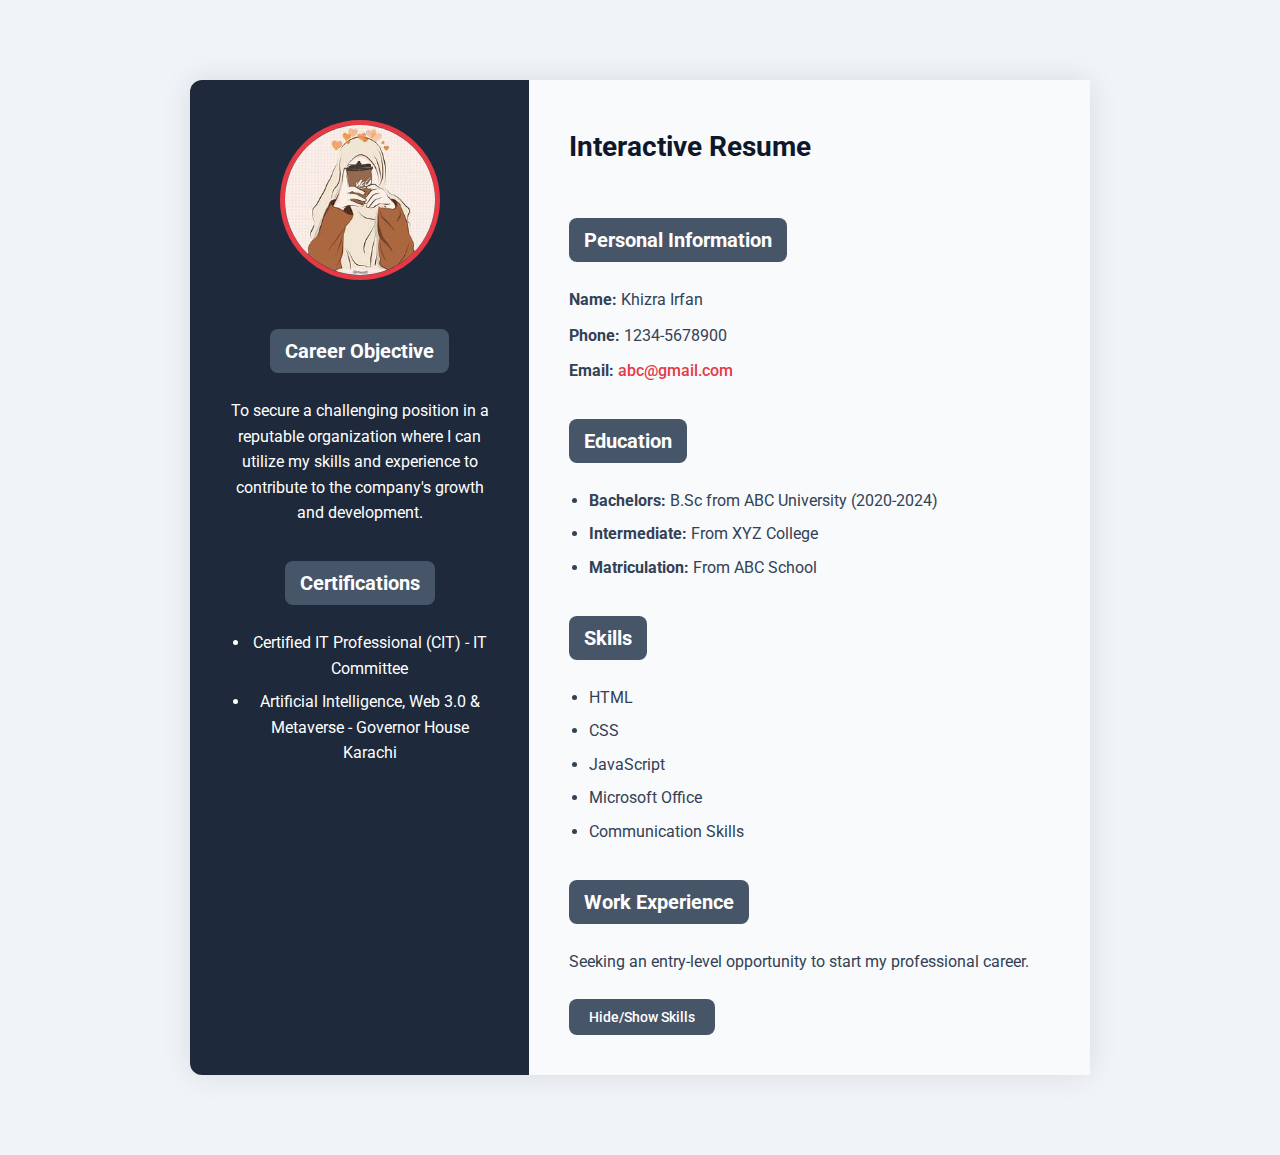
<file: milestone(01-02)/index.html>
<!DOCTYPE html>
<html lang="en">
<head>
  <meta charset="UTF-8">
  <meta name="viewport" content="width=device-width, initial-scale=1.0">
  <title>Interactive Resume</title>
  <link rel="stylesheet" href="style.css">
</head>
<body>
  <div class="resume-container">
    <!-- Left Section -->
    <div class="left-section">
      <img src="profile-picture.jpg" alt="Profile Picture" class="profile-picture">
      <section id="objective">
        <h3>Career Objective</h3>
        <p>To secure a challenging position in a reputable organization where I can utilize my skills and experience to contribute to the company's growth and development.</p>
      </section>
      <section id="certifications">
        <h3>Certifications</h3>
        <ul>
          <li>Certified IT Professional (CIT) - IT Committee</li>
          <li>Artificial Intelligence, Web 3.0 & Metaverse - Governor House Karachi</li>
        </ul>
      </section>
    </div>

    <!-- Right Section -->
    <div class="right-section">
      <h1>Interactive Resume</h1>
      <section id="personal-info">
        <h3>Personal Information</h3>
        <p><strong>Name:</strong> Khizra Irfan</p>
        <p><strong>Phone:</strong> 1234-5678900</p>
        <p><strong>Email:</strong> <a href="mailto:abc@gmail.com">abc@gmail.com</a></p>
      </section>
      <section id="education">
        <h3>Education</h3>
        <ul>
          <li><strong>Bachelors:</strong> B.Sc from ABC University (2020-2024)</li>
          <li><strong>Intermediate:</strong> From XYZ College</li>
          <li><strong>Matriculation:</strong> From ABC School</li>
        </ul>
      </section>
      <section id="skills">
        <h3>Skills</h3>
        <ul>
          <li>HTML</li>
          <li>CSS</li>
          <li>JavaScript</li>
          <li>Microsoft Office</li>
          <li>Communication Skills</li>
        </ul>
      </section>
      <section id="work-experience">
        <h3>Work Experience</h3>
        <p>Seeking an entry-level opportunity to start my professional career.</p>
      </section>
      <button id="toggle-skills">Hide/Show Skills</button>
    </div>
  </div>
  <script src="script.js"></script>
</body>
</html>
</file>
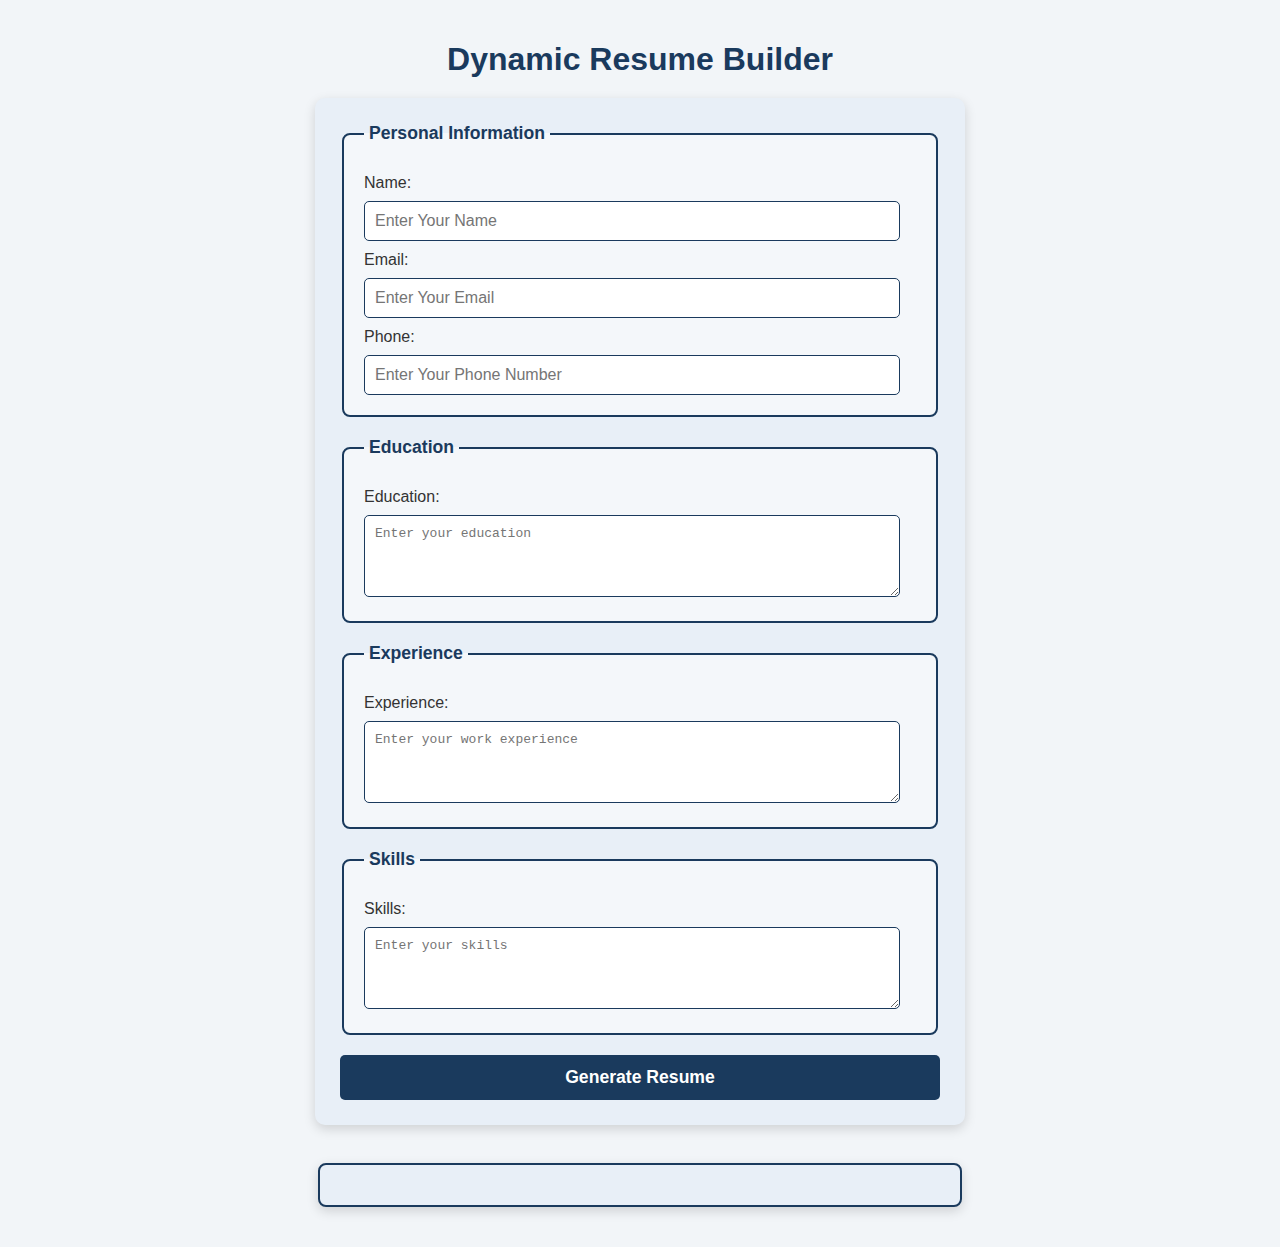
<file: milestone-03/index.html>
<!DOCTYPE html>
<html lang="en">
<head>
    <meta charset="UTF-8">
    <meta name="viewport" content="width=device-width, initial-scale=1.0">
    <title>Dynamic Resume Builder</title>
    <link rel="stylesheet" href="style.css">
</head>
<body>
    <h1>Dynamic Resume Builder</h1>
    <form id="resume-form">
        <fieldset>
            <legend>Personal Information</legend>
            <label for="name">Name:</label>
            <input type="text" id="name" placeholder="Enter Your Name" required>

            <label for="email">Email:</label>
            <input type="email" id="email" placeholder="Enter Your Email" required>

            <label for="phone">Phone:</label>
            <input type="tel" id="phone" placeholder="Enter Your Phone Number" required>
        </fieldset>

        <fieldset>
            <legend>Education</legend>
            <label for="education">Education:</label> 
            <textarea id="education" placeholder="Enter your education" rows="4" required></textarea>
        </fieldset>

        <fieldset>
            <legend>Experience</legend>
            <label for="experience">Experience:</label>
            <textarea id="experience" placeholder="Enter your work experience" rows="4" required></textarea>
        </fieldset>

        <fieldset>
            <legend>Skills</legend>
            <label for="skills">Skills:</label>
            <textarea id="skills" placeholder="Enter your skills" rows="4" required></textarea>
        </fieldset>

        <button type="submit"><b>Generate Resume</b></button>
    </form>

    <br>

    <!-- Resume display area -->
    <div id="resume-display">
        <!-- Dynamic resume will appear here -->
    </div>

    <script src="script.js"></script>
</body>
</html>
</file>
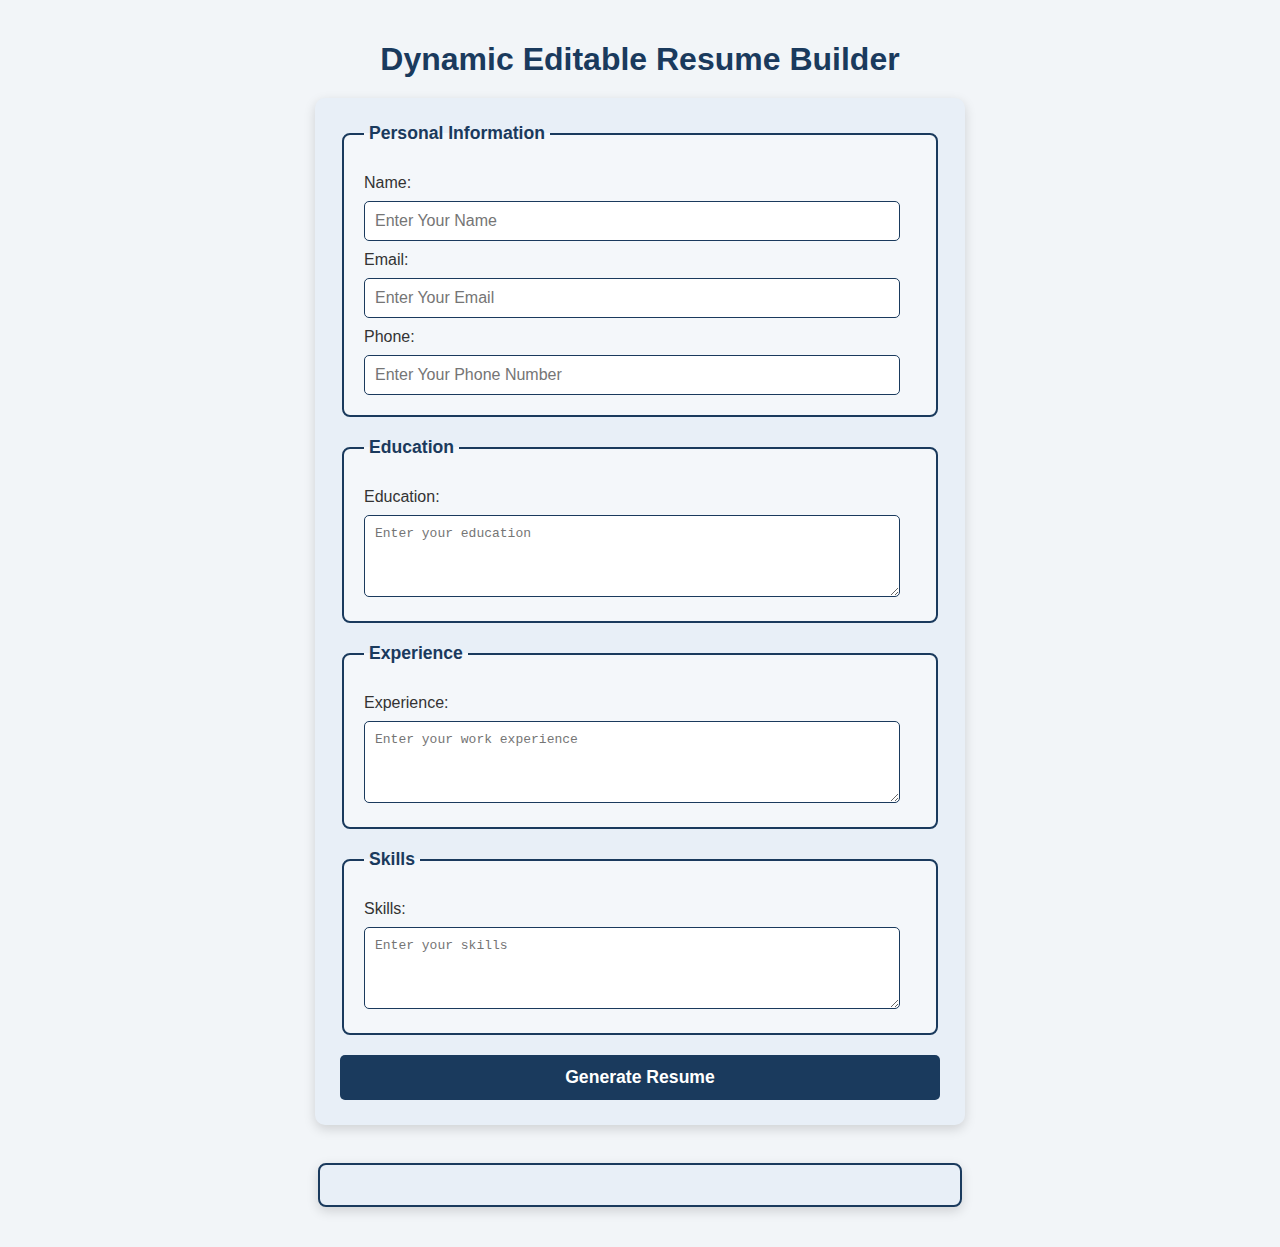
<file: milestone-04/index.html>
<!DOCTYPE html>
<html lang="en">
<head>
    <meta charset="UTF-8">
    <meta name="viewport" content="width=device-width, initial-scale=1.0">
    <title>Dynamic Editable Resume Builder</title>
    <link rel="stylesheet" href="style.css">
</head>
<body>
    <h1>Dynamic Editable Resume Builder</h1>
    <form id="resume-form">
        <fieldset>
            <legend>Personal Information</legend>
            <label for="name">Name:</label>
            <input type="text" id="name" placeholder="Enter Your Name" required>

            <label for="email">Email:</label>
            <input type="email" id="email" placeholder="Enter Your Email" required>

            <label for="phone">Phone:</label>
            <input type="tel" id="phone" placeholder="Enter Your Phone Number" required>
        </fieldset>

        <fieldset>
            <legend>Education</legend>
            <label for="education">Education:</label>
            <textarea id="education" placeholder="Enter your education" rows="4" required></textarea>
        </fieldset>

        <fieldset>
            <legend>Experience</legend>
            <label for="experience">Experience:</label>
            <textarea id="experience" placeholder="Enter your work experience" rows="4" required></textarea>
        </fieldset>

        <fieldset>
            <legend>Skills</legend>
            <label for="skills">Skills:</label>
            <textarea id="skills" placeholder="Enter your skills" rows="4" required></textarea>
        </fieldset>

        <button type="submit"><b>Generate Resume</b></button>
    </form>

    <br>

    <!-- Resume display area -->
    <div id="resume-display">
        <!-- Dynamic resume will appear here -->
    </div>

    <script src="script.js"></script>
</body>
</html>
</file>
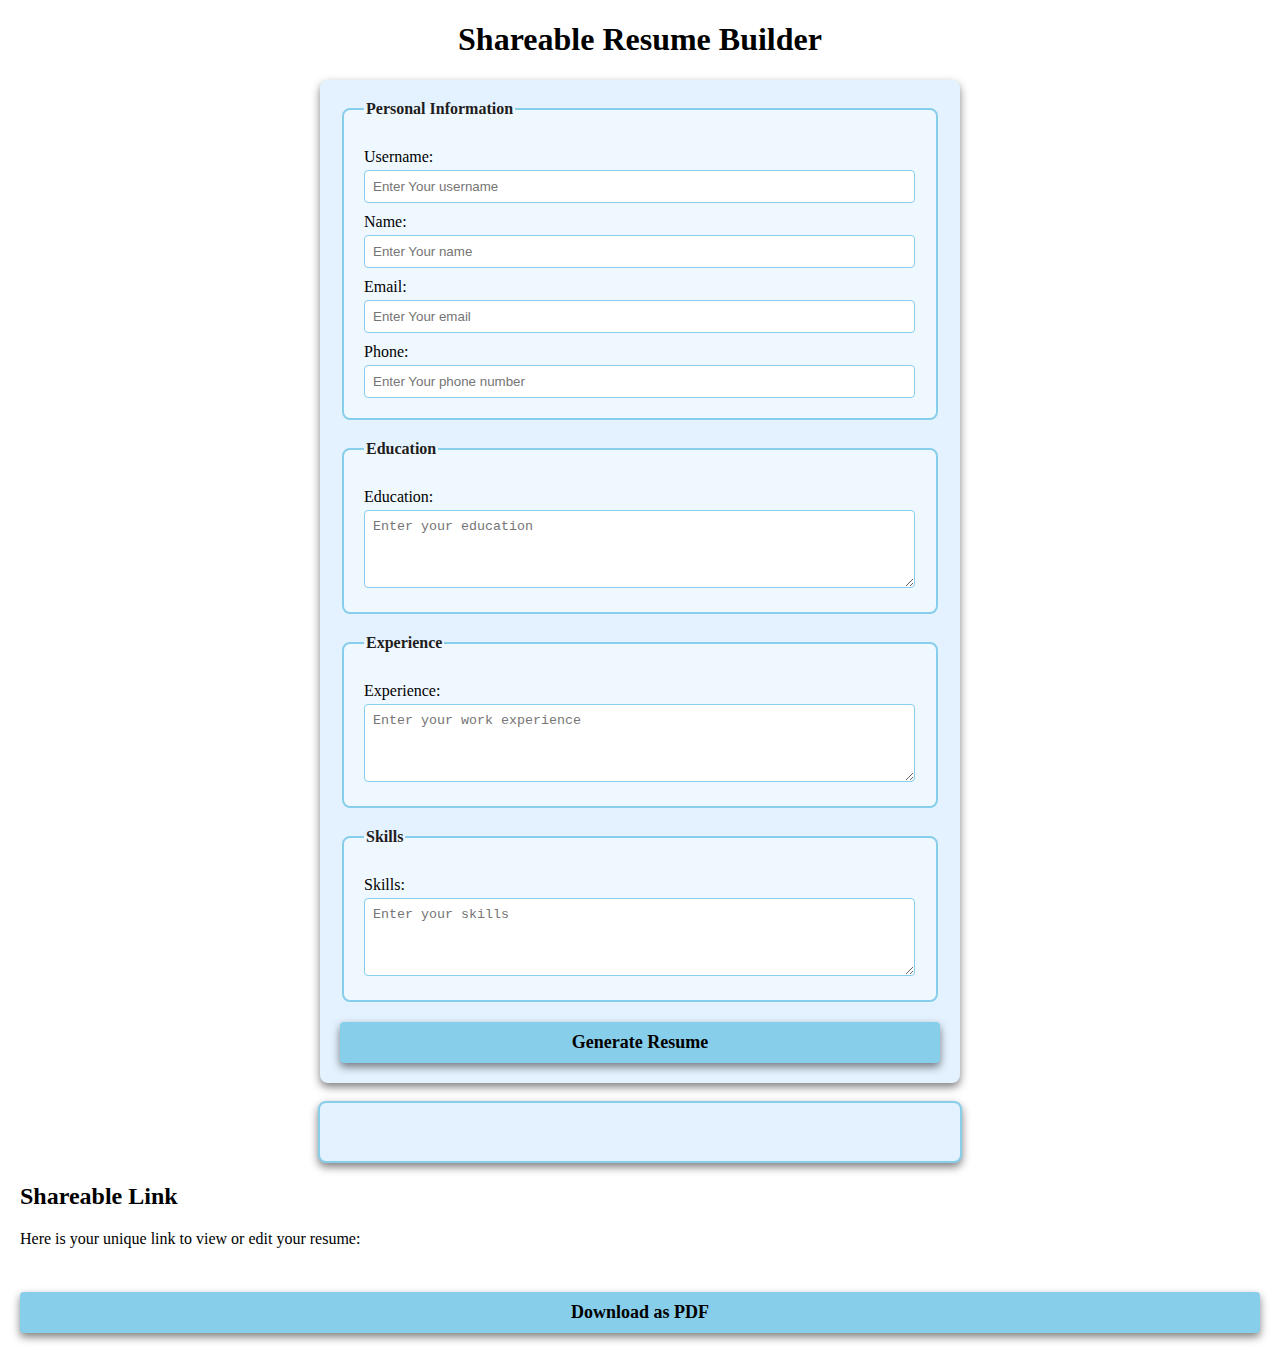
<file: milestone-05/index.html>
<!DOCTYPE html>
<html lang="en">
<head>
    <meta charset="UTF-8">
    <meta name="viewport" content="width=device-width, initial-scale=1.0">
    <title>Shareable Resume Builder</title>
    <link rel="stylesheet" href="style.css">
</head>
<body>
    <h1>Shareable Resume Builder</h1>
    <form id="resume-form">
        <fieldset>
            <legend>Personal Information</legend>

            <label for="username">Username:</label>
            <input type="text" id="username" placeholder="Enter Your username" required>

            <label for="name">Name:</label>
            <input type="text" id="name" placeholder="Enter Your name" required>

            <label for="email">Email:</label>
            <input type="email" id="email" placeholder="Enter Your email" required>

            <label for="phone">Phone:</label>
            <input type="tel" id="phone" placeholder="Enter Your phone number" required>
        </fieldset>

        <fieldset>
            <legend>Education</legend>
            <label for="education">Education:</label>
            <textarea id="education" placeholder="Enter your education" rows="4" required></textarea>
        </fieldset>

        <fieldset>
            <legend>Experience</legend>
            <label for="experience">Experience:</label>
            <textarea id="experience" placeholder="Enter your work experience" rows="4" required></textarea>
        </fieldset>

        <fieldset>
            <legend>Skills</legend>
            <label for="skills">Skills:</label>
            <textarea id="skills" placeholder="Enter your skills" rows="4" required></textarea>
        </fieldset>

        <button type="submit"><b>Generate Resume</b></button>
    </form>

    <br>

    <!-- Display resume dynamically and make it editable -->
    <div id="resume-display" contenteditable="true">
        <!-- Resume will be generated below -->
    </div>

    <!-- section for the shareable link and download option-->

    <div id="shareable-link-container" style="display: name;">
        <h2>Shareable Link</h2>
        <p>Here is your unique link to view or edit your resume:</p>
        <a href="#" id="shareable-link" target="_blank"></a>
        <br>
        <button id="download-pdf"><b>Download as PDF</b></button>
    </div>

     <script src="script.js"></script>
</body>
</html>
</file>
<file: milestone(01-02)/style.css>
@import url('https://fonts.googleapis.com/css2?family=Roboto:wght@400;500;700&display=swap');

body {
  font-family: 'Roboto', Arial, sans-serif;
  background-color: #f0f4f8;
  margin: 0;
  padding: 80px 20px;
}

.resume-container {
  display: flex;
  background-color: white;
  width: 100%;
  max-width: 900px;
  margin: 0 auto;
  border-radius: 12px;
  box-shadow: 0 0 30px rgba(0, 0, 0, 0.1);
}

.left-section {
  background-color: #1e293b;
  color: white;
  padding: 40px;
  width: 35%;
  text-align: center;
  border-top-left-radius: 12px;
  border-bottom-left-radius: 12px;
}

.right-section {
  background-color: #f8fafc;
  color: #334155;
  padding: 40px;
  width: 65%;
  text-align: left;
}

.profile-picture {
  width: 150px;
  height: 150px;
  border-radius: 50%;
  border: 5px solid #e63946;
  margin-bottom: 20px;
}

h1 {
  font-size: 28px;
  margin: 10px 0;
  margin-bottom: 30px;
  color: #0f172a;
}

h3 {
  font-size: 20px;
  padding: 10px 15px;
  margin: 25px 0 15px;
  color: white;
  background-color: #475569;
  border-radius: 8px;
  display: inline-block;
}

p,
ul {
  font-size: 16px;
  line-height: 1.6;
  margin: 10px 0;
}

ul {
  list-style-type: disc;
  padding-left: 20px;
}

ul li {
  margin: 8px 0;
}

a {
  color: #e63946;
  text-decoration: none;
  font-weight: 500;
}

a:hover {
  text-decoration: underline;
  color: #c92239;
}

button {
  font-family: 'Roboto', Arial, sans-serif;
  font-size: 14px;
  font-weight: 500;
  border-radius: 8px;
  cursor: pointer;
  margin-top: 15px;
  padding: 10px 20px;
  background-color: #475569;
  color: white;
  border: none;
  transition: background-color 0.3s ease;
}

button:hover {
  background-color: #64748b;
}

.section-title {
  font-size: 20px;
  font-weight: 700;
  margin-bottom: 15px;
  color: #0f172a;
}

.section-content {
  margin-bottom: 30px;
}
</file>
<file: milestone-03/style.css>
/* Global Styles */
body {
    font-family: 'Arial', sans-serif;
    margin: 0;
    padding: 20px;
    background-color: #f2f5f8;
}

h1 {
    text-align: center;
    color: #1a3a5d; /* Navy Blue */
    font-size: 2em;
    margin-bottom: 20px;
}

/* Form Styling */
form {
    background-color: #e8eff7; /* Light Navy Background */
    border-radius: 10px;
    box-shadow: 0 4px 12px rgba(0, 0, 0, 0.15);
    padding: 25px;
    max-width: 600px;
    margin: auto;
}

fieldset {
    border: 2px solid #1a3a5d;
    border-radius: 8px;
    padding: 20px;
    margin-bottom: 20px;
    background-color: #f4f7fa;
}

legend {
    font-weight: bold;
    color: #1a3a5d;
    padding: 0 5px;
    font-size: 1.1em;
}

label {
    display: block;
    margin: 10px 0 5px;
    color: #333;
}

input, textarea {
    width: calc(100% - 16px);
    padding: 10px;
    margin-top: 4px;
    border: 1px solid #1a3a5d;
    border-radius: 5px;
    font-size: 1em;
    box-sizing: border-box;
    background-color: #ffffff;
}

/* Button Styling */
button {
    display: block;
    width: 100%;
    padding: 12px;
    background-color: #1a3a5d;
    color: white;
    border: none;
    border-radius: 5px;
    font-size: 1.1em;
    cursor: pointer;
    transition: background-color 0.3s;
}

button:hover {
    background-color: #14416a;
}

/* Resume Display Section */
#resume-display {
    max-width: 600px;
    margin: 20px auto;
    padding: 20px;
    border: 2px solid #1a3a5d;
    border-radius: 8px;
    background-color: #e8eff7;
    box-shadow: 0 4px 12px rgba(0, 0, 0, 0.15);
}

#resume-display h2 {
    color: #1a3a5d;
    text-align: center;
    font-size: 1.8em;
}

#resume-display h3 {
    color: #14416a;
    font-size: 1.4em;
    margin-top: 20px;
}

#resume-display p {
    font-size: 1em;
    color: #333;
    line-height: 1.6;
    margin: 5px 0;
}
</file>
<file: milestone-04/style.css>
/* Global Styles */
body {
    font-family: 'Arial', sans-serif;
    margin: 0;
    padding: 20px;
    background-color: #f2f5f8;
}

h1 {
    text-align: center;
    color: #1a3a5d; /* Navy Blue */
    font-size: 2em;
    margin-bottom: 20px;
}

/* Form Styling */
form {
    background-color: #e8eff7; /* Light Navy Background */
    border-radius: 10px;
    box-shadow: 0 4px 12px rgba(0, 0, 0, 0.15);
    padding: 25px;
    max-width: 600px;
    margin: auto;
}

fieldset {
    border: 2px solid #1a3a5d;
    border-radius: 8px;
    padding: 20px;
    margin-bottom: 20px;
    background-color: #f4f7fa;
}

legend {
    font-weight: bold;
    color: #1a3a5d;
    padding: 0 5px;
    font-size: 1.1em;
}

label {
    display: block;
    margin: 10px 0 5px;
    color: #333;
}

input, textarea {
    width: calc(100% - 16px);
    padding: 10px;
    margin-top: 4px;
    border: 1px solid #1a3a5d;
    border-radius: 5px;
    font-size: 1em;
    box-sizing: border-box;
    background-color: #ffffff;
}

/* Button Styling */
button {
    display: block;
    width: 100%;
    padding: 12px;
    background-color: #1a3a5d;
    color: white;
    border: none;
    border-radius: 5px;
    font-size: 1.1em;
    cursor: pointer;
    transition: background-color 0.3s;
}

button:hover {
    background-color: #14416a;
}

/* Edit Button Styling */
.edit-button {
    font-size: 0.9em;
    padding: 4px 8px;
    background-color: #14416a;
    color: white;
    border: none;
    border-radius: 4px;
    cursor: pointer;
    margin-left: 10px;
}

.edit-button:hover {
    background-color: #1a3a5d;
}

/* Resume Display Section */
#resume-display {
    max-width: 600px;
    margin: 20px auto;
    padding: 20px;
    border: 2px solid #1a3a5d;
    border-radius: 8px;
    background-color: #e8eff7;
    box-shadow: 0 4px 12px rgba(0, 0, 0, 0.15);
}

#resume-display h2 {
    color: #1a3a5d;
    text-align: center;
    font-size: 1.8em;
}

#resume-display h3 {
    color: #14416a;
    font-size: 1.4em;
    margin-top: 20px;
}

#resume-display p {
    font-size: 1em;
    color: #333;
    line-height: 1.6;
    margin: 5px 0;
}
</file>
<file: milestone-05/style.css>
/* Styling form and resume sections */

body {
    font-family: 'Times New Roman', Times, serif;
    margin: 20px;
    padding: 0;
    background-color: white;
}

form {
    margin: auto;
    background-color: rgb(228, 242, 255);
    border-radius: 8px;
    box-shadow: 0 4px 8px rgba(0, 0, 0, 0.5);
    padding: 20px;
    max-width: 600px;
}

h1 {
    text-align: center;
    color: black;
}

fieldset {
    border: 2px solid skyblue;
    border-radius: 8px;
    padding: 20px;
    margin-bottom: 20px;
    background-color: aliceblue;
}

legend {
    font-weight: bold;
    text-align: left;
    color: rgb(34, 29, 29);
}

label {
    display: block;
    margin-top: 10px;
    color: black;

}

input,textarea {
    margin-top: 4px;
    padding: 8px;
    width: calc(100% - 1px);
    border: 1px solid skyblue;
    border-radius: 4px;
    box-sizing: border-box;
}

button {
    display: block;
    width: 100%;
    background-color: skyblue;
    color: black;
    border: none;
    border-radius: 4px;
    box-shadow: 0 4px 8px rgba(0, 0, 0, 0.5);
    margin-top: 10px;
    font-size: 18px;
    font-family: 'Times New Roman', Times, serif;
    padding: 10px;
    cursor: pointer;
}

button :hover {
    color: blue;
}

#resume-display {
    max-width: 600px;
    margin: auto;
    padding: 20px;
    border: 2px solid skyblue;
    border-radius: 8px;
    background-color: rgb(228, 242, 255);
    box-shadow: 0 4px 8px rgba(0, 0, 0, 0.5);
    /* making the resume editable after writing outline*/
    outline: none;
}

#resume-display h2 {
    color: black;
}
</file>
